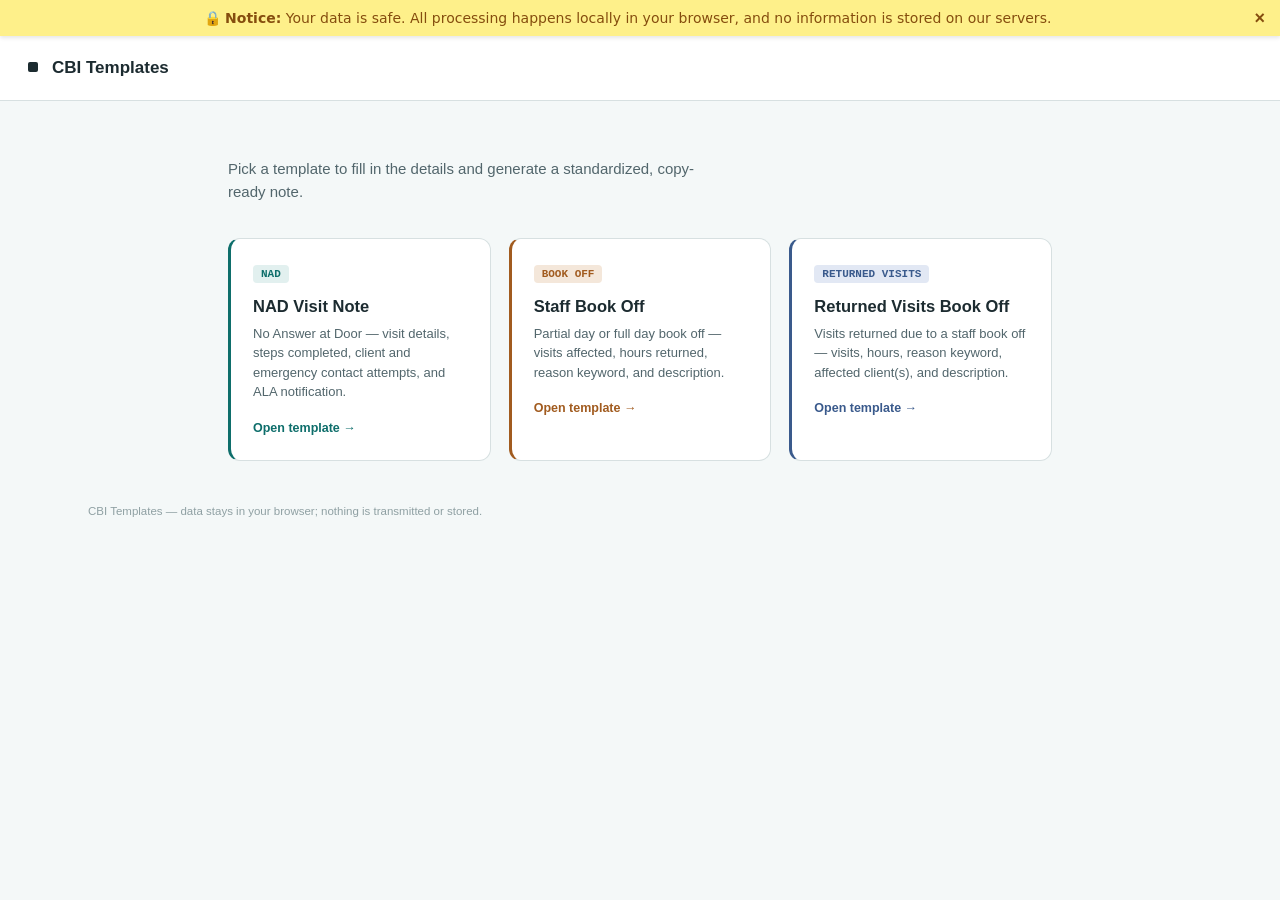
<file: index.html>
<!DOCTYPE html>
<html lang="en">
<head>
<meta charset="UTF-8">
<meta name="viewport" content="width=device-width, initial-scale=1.0">
<title>CBI Templates — Note Generators for CBI Operators</title>
<meta name="description" content="CBI Templates: pick a note template — NAD (No Answer at Door) or Staff Book Off — and generate a standardized, copy-ready note.">
<link rel="stylesheet" href="assets/css/global.css">
  <script src="assets/js/privacy-banner.js"></script>
</head>
<body>

<header class="app-header">
  <span class="mark" aria-hidden="true"></span>
  <h1>CBI Templates</h1>
</header>

<main class="index-layout">
  <p class="lede">Pick a template to fill in the details and generate a standardized, copy-ready note.</p>
  <div class="template-grid">
    <a class="template-card card-nad" href="NAD.html">
      <span class="eyebrow">NAD</span>
      <h2>NAD Visit Note</h2>
      <p>No Answer at Door — visit details, steps completed, client and emergency contact attempts, and ALA notification.</p>
      <span class="go">Open template &rarr;</span>
    </a>
    <a class="template-card card-bookoff" href="book-off-template.html">
      <span class="eyebrow">BOOK OFF</span>
      <h2>Staff Book Off</h2>
      <p>Partial day or full day book off — visits affected, hours returned, reason keyword, and description.</p>
      <span class="go">Open template &rarr;</span>
    </a>
    <a class="template-card card-returned" href="returned-visits-book-off.html">
      <span class="eyebrow">RETURNED VISITS</span>
      <h2>Returned Visits Book Off</h2>
      <p>Visits returned due to a staff book off — visits, hours, reason keyword, affected client(s), and description.</p>
      <span class="go">Open template &rarr;</span>
    </a>
  </div>
</main>

<footer>CBI Templates — data stays in your browser; nothing is transmitted or stored.</footer>
</body>
</html>
</file>
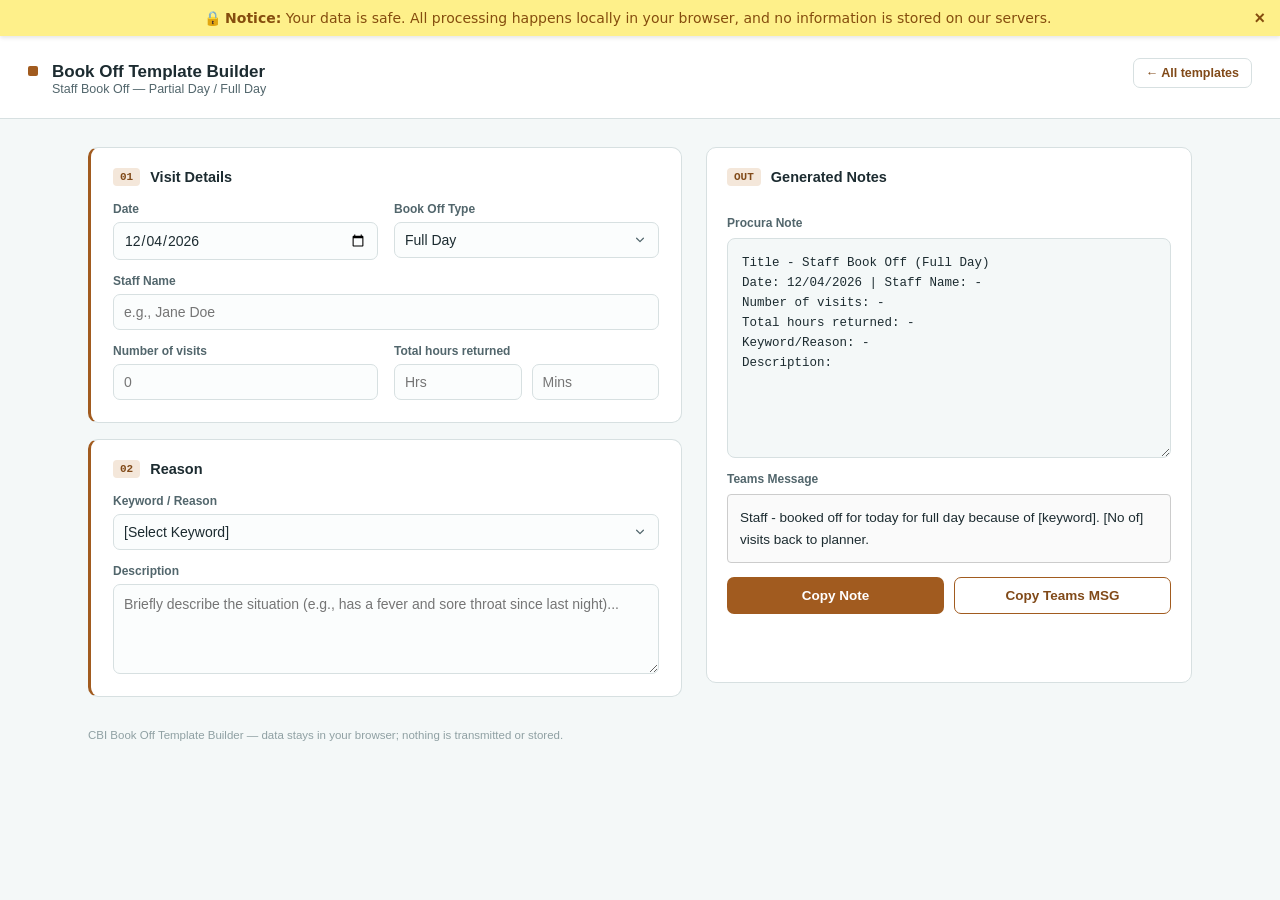
<file: book-off-template.html>
<!DOCTYPE html>
<html lang="en">
<head>
<meta charset="UTF-8">
<meta name="viewport" content="width=device-width, initial-scale=1.0">
<title>CBI Book Off Template Builder</title>
<link rel="stylesheet" href="assets/css/global.css">
<style>
  :root {
    --accent: var(--bookoff);
    --accent-dark: var(--bookoff-dark);
    --accent-soft: var(--bookoff-soft);
    --focus: var(--bookoff-focus);
  }
</style>
  <script src="assets/js/privacy-banner.js"></script>
</head>
<body>

<header class="app-header">
  <span class="mark" aria-hidden="true"></span>
  <div>
    <h1>Book Off Template Builder</h1>
    <div class="sub">Staff Book Off — Partial Day / Full Day</div>
  </div>
  <a class="back" href="index.html">&larr; All templates</a>
</header>

<main>
  <form id="bookOffForm" autocomplete="off">
    <!-- Step 01: Visit Details -->
    <section class="card">
      <div class="eyebrow">
        <span class="num">01</span>
        <h2>Visit Details</h2>
      </div>
      <div class="field-grid">
        <div class="field">
          <label for="visitDate">Date</label>
          <input type="date" id="visitDate">
        </div>
        <div class="field">
          <label for="bookOffType">Book Off Type</label>
          <select id="bookOffType">
            <option value="full day">Full Day</option>
            <option value="partial day">Partial Day</option>
          </select>
        </div>
        <div class="field full">
          <label for="staffName">Staff Name</label>
          <input type="text" id="staffName" placeholder="e.g., Jane Doe">
        </div>
        <div class="field">
          <label for="numVisits">Number of visits</label>
          <input type="number" id="numVisits" min="0" placeholder="0">
        </div>
        <div class="field">
          <label>Total hours returned</label>
          <div class="hours-row">
            <input type="number" id="hoursReturned" min="0" placeholder="Hrs">
            <input type="number" id="minutesReturned" min="0" max="59" placeholder="Mins">
          </div>
        </div>
      </div>
    </section>

    <!-- Step 02: Reason & Description -->
    <section class="card">
      <div class="eyebrow">
        <span class="num">02</span>
        <h2>Reason</h2>
      </div>
      <div class="field-grid">
        <div class="field full">
          <label for="keyword">Keyword / Reason</label>
          <select id="keyword">
            <option value="">[Select Keyword]</option>
            <option value="Illness – self">Illness – self</option>
            <option value="Illness – family">Illness – family</option>
            <option value="Automotive issue">Automotive issue</option>
            <option value="WCB/WSIB/Injury">WCB/WSIB/Injury</option>
            <option value="Modified duties">Modified duties</option>
            <option value="Childcare">Childcare</option>
            <option value="Scheduling error – availability">Scheduling error – availability</option>
            <option value="Scheduling error – distance">Scheduling error – distance</option>
            <option value="Scheduling error – overlapping">Scheduling error – overlapping</option>
            <option value="Education/Student">Education/Student</option>
            <option value="Notice not provided/client not accepted">Notice not provided/client not accepted</option>
            <option value="Bereavement">Bereavement</option>
            <option value="Personal/Family emergency">Personal/Family emergency</option>
            <option value="No show">No show</option>
            <option value="Appointment">Appointment</option>
            <option value="Insufficient hours">Insufficient hours</option>
            <option value="Unapproved removal">Unapproved removal</option>
            <option value="Client-Specific Removal – Environmental Concern">Client-Specific Removal – Environmental Concern</option>
          </select>
        </div>
        <div class="field full">
          <label for="description">Description</label>
          <textarea id="description" placeholder="Briefly describe the situation (e.g., has a fever and sore throat since last night)..."></textarea>
        </div>
      </div>
    </section>
  </form>

  <!-- Output Engine -->
  <div class="output-col">
    <div class="output-panel">
      <div class="eyebrow">
        <span class="num">OUT</span>
        <h2>Generated Notes</h2>
      </div>

      <div class="textarea-group">
        <label for="noteOutput">Procura Note</label>
        <textarea id="noteOutput" readonly></textarea>
      </div>

      <div class="textarea-group">
        <label for="teamsOutput">Teams Message</label>
        <div id="teamsOutput" class="teams-preview-box" contenteditable="true" style="border: 1px solid #ccc; padding: 12px; min-height: 60px; background: #fafafa; border-radius: 4px; line-height: 1.6;"></div>
      </div>

      <div class="btn-row">
        <button type="button" class="btn-primary" id="copyNoteBtn">Copy Note</button>
        <button type="button" class="btn-secondary" id="copyTeamsBtn">Copy Teams MSG</button>
      </div>
      <div id="copyFeedback" class="copy-feedback">Copied to clipboard!</div>
    </div>
  </div>
</main>

<footer>CBI Book Off Template Builder — data stays in your browser; nothing is transmitted or stored.</footer>
<script src="assets/js/utils.js"></script>
<script src="assets/js/templates.js"></script>
</body>
</html>
</file>
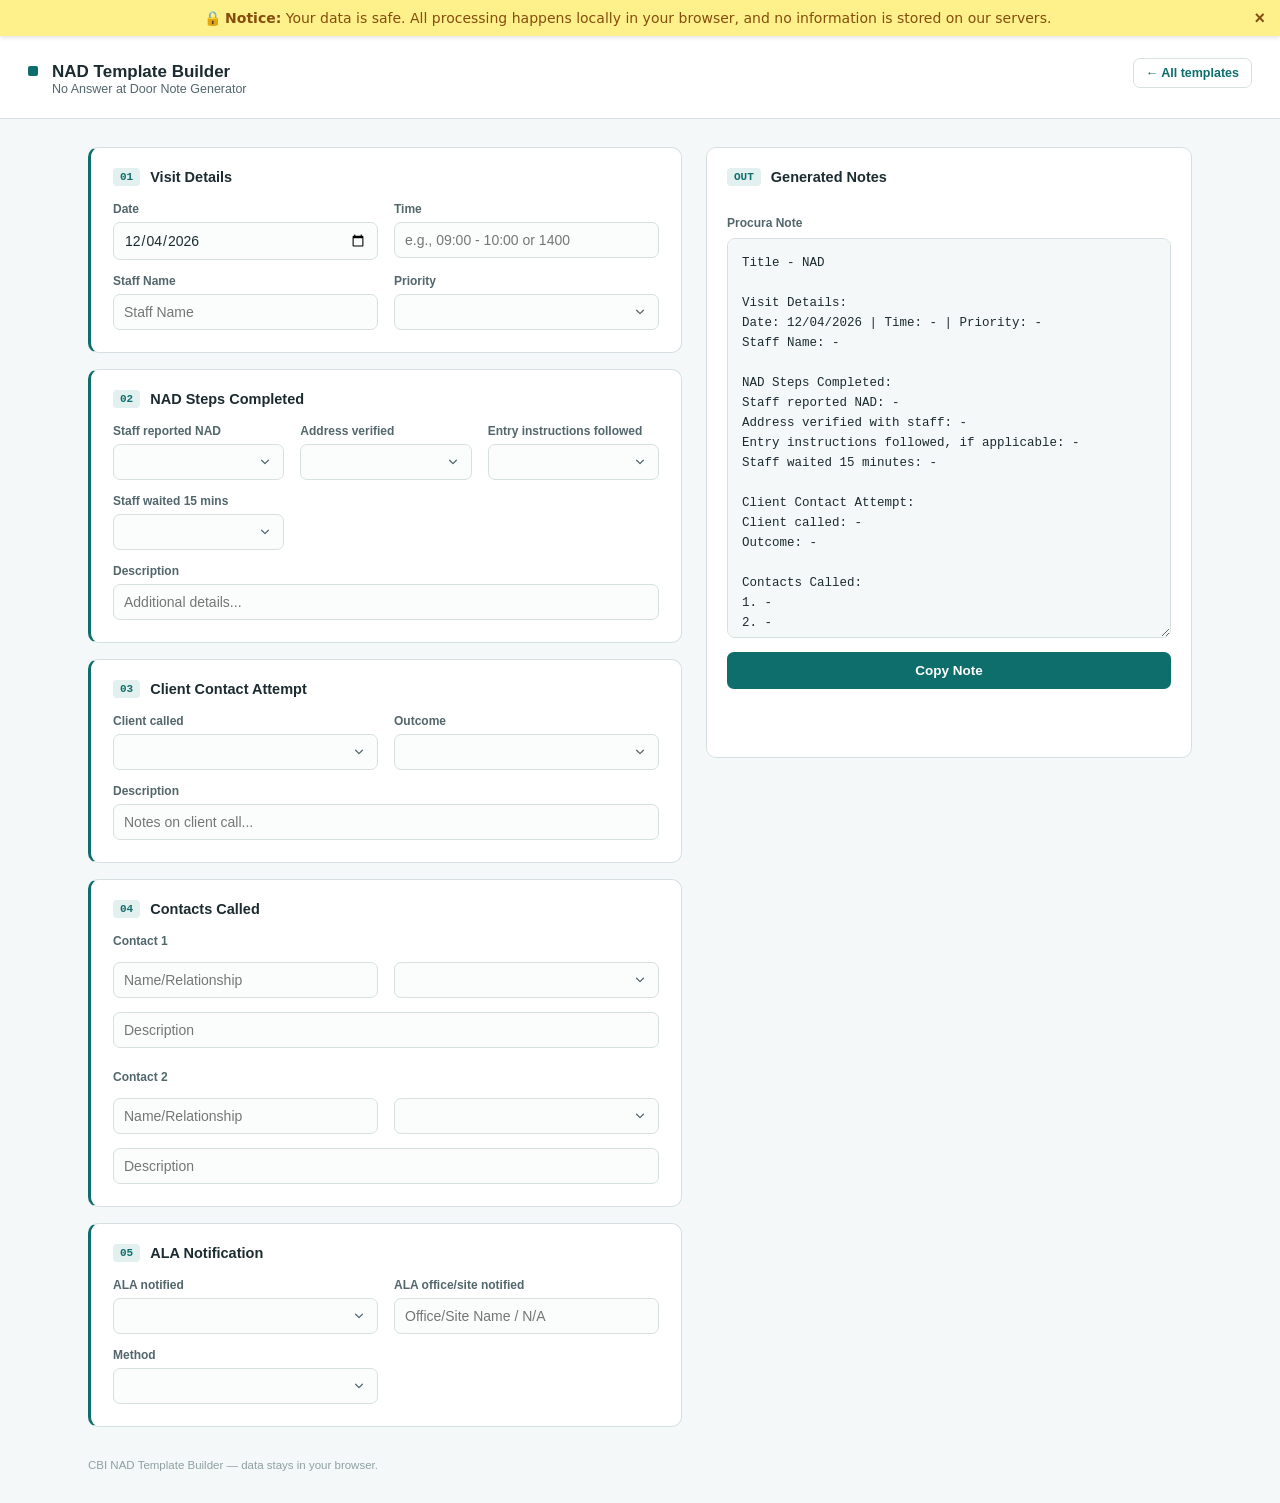
<file: NAD.html>
<!DOCTYPE html>
<html lang="en">
<head>
<meta charset="UTF-8">
<meta name="viewport" content="width=device-width, initial-scale=1.0">
<title>CBI NAD Template Builder</title>
<link rel="stylesheet" href="assets/css/global.css">
<style>
  :root {
    --accent: var(--nad);
    --accent-dark: var(--nad);
    --accent-soft: var(--nad-soft);
    --focus: var(--nad);
  }
</style>
  <script src="assets/js/privacy-banner.js"></script>
</head>
<body>

<header class="app-header">
  <span class="mark" aria-hidden="true"></span>
  <div>
    <h1>NAD Template Builder</h1>
    <div class="sub">No Answer at Door Note Generator</div>
  </div>
  <a class="back" href="index.html">&larr; All templates</a>
</header>

<main>
  <form id="nadForm" autocomplete="off">
    <!-- 01: Visit Details -->
    <section class="card">
      <div class="eyebrow"><span class="num">01</span><h2>Visit Details</h2></div>
      <div class="field-grid">
        <div class="field"><label for="visitDate">Date</label><input type="date" id="visitDate"></div>
        <div class="field">
          <label for="visitTime">Time</label>
          <input type="text" id="visitTime" placeholder="e.g., 09:00 - 10:00 or 1400">
        </div>
        <div class="field"><label for="staffName">Staff Name</label><input type="text" id="staffName" placeholder="Staff Name"></div>
        <div class="field">
          <label for="priority">Priority</label>
          <select id="priority">
            <option value=""></option>
            <option value="P1">P1</option>
            <option value="P2">P2</option>
            <option value="P3">P3</option>
            <option value="ESS">ESS</option>
            <option value="LPN">LPN</option>
          </select>
        </div>
      </div>
    </section>

    <!-- 02: NAD Steps -->
    <section class="card">
      <div class="eyebrow"><span class="num">02</span><h2>NAD Steps Completed</h2></div>
      <div class="field-grid dense">
        <div class="field">
          <label for="staffReported">Staff reported NAD</label>
          <select id="staffReported"><option value=""></option><option value="Yes">Yes</option><option value="No">No</option></select>
        </div>
        <div class="field">
          <label for="addressVerified">Address verified</label>
          <select id="addressVerified"><option value=""></option><option value="Yes">Yes</option><option value="No">No</option></select>
        </div>
        <div class="field">
          <label for="entryInstructions">Entry instructions followed</label>
          <select id="entryInstructions"><option value=""></option><option value="Yes">Yes</option><option value="No">No</option><option value="N/A">N/A</option></select>
        </div>
        <div class="field">
          <label for="waited15">Staff waited 15 mins</label>
          <select id="waited15"><option value=""></option><option value="Yes">Yes</option><option value="No">No</option><option value="Unable to confirm">Unable to confirm</option></select>
        </div>
        <div class="field full"><label for="nadDesc">Description</label><input type="text" id="nadDesc" placeholder="Additional details..."></div>
      </div>
    </section>

    <!-- 03: Client Contact -->
    <section class="card">
      <div class="eyebrow"><span class="num">03</span><h2>Client Contact Attempt</h2></div>
      <div class="field-grid">
        <div class="field">
          <label for="clientCalled">Client called</label>
          <select id="clientCalled"><option value=""></option><option value="Yes">Yes</option><option value="No">No</option></select>
        </div>
        <div class="field">
          <label for="clientOutcome">Outcome</label>
          <select id="clientOutcome">
            <option value=""></option>
            <option value="Answered">Answered</option>
            <option value="No answer">No answer</option>
            <option value="VM left">VM left</option>
            <option value="Unable to leave VM">Unable to leave VM</option>
          </select>
        </div>
        <div class="field full"><label for="clientDesc">Description</label><input type="text" id="clientDesc" placeholder="Notes on client call..."></div>
      </div>
    </section>

    <!-- 04: Contacts Called -->
    <section class="card">
      <div class="eyebrow"><span class="num">04</span><h2>Contacts Called</h2></div>
      <div class="field-grid">
        <div class="field full"><label>Contact 1</label></div>
        <div class="field"><input type="text" id="c1Name" placeholder="Name/Relationship"></div>
        <div class="field">
          <select id="c1Outcome">
            <option value=""></option>
            <option value="Answered">Answered</option>
            <option value="No answer">No answer</option>
            <option value="VM left">VM left</option>
            <option value="Unable to leave VM">Unable to leave VM</option>
          </select>
        </div>
        <div class="field full"><input type="text" id="c1Desc" placeholder="Description"></div>

        <div class="field full" style="margin-top: 8px;"><label>Contact 2</label></div>
        <div class="field"><input type="text" id="c2Name" placeholder="Name/Relationship"></div>
        <div class="field">
          <select id="c2Outcome">
            <option value=""></option>
            <option value="Answered">Answered</option>
            <option value="No answer">No answer</option>
            <option value="VM left">VM left</option>
            <option value="Unable to leave VM">Unable to leave VM</option>
          </select>
        </div>
        <div class="field full"><input type="text" id="c2Desc" placeholder="Description"></div>
      </div>
    </section>

    <!-- 05: ALA Notification -->
    <section class="card">
      <div class="eyebrow"><span class="num">05</span><h2>ALA Notification</h2></div>
      <div class="field-grid">
        <div class="field">
          <label for="alaNotified">ALA notified</label>
          <select id="alaNotified"><option value=""></option><option value="Yes">Yes</option><option value="No">No</option></select>
        </div>
        <div class="field">
          <label for="alaOffice">ALA office/site notified</label>
          <input type="text" id="alaOffice" placeholder="Office/Site Name / N/A">
        </div>
        <div class="field">
          <label for="alaMethod">Method</label>
          <select id="alaMethod">
            <option value=""></option>
            <option value="Call">Call</option>
            <option value="VM left">VM left</option>
            <option value="Fax">Fax</option>
            <option value="N/A">N/A</option>
          </select>
        </div>
      </div>
    </section>
  </form>

  <!-- Output Engine -->
  <div class="output-col">
    <div class="output-panel">
      <div class="eyebrow"><span class="num">OUT</span><h2>Generated Notes</h2></div>
      <div class="textarea-group">
        <label for="noteOutput">Procura Note</label>
        <textarea id="noteOutput" readonly style="min-height: 400px;"></textarea>
      </div>
      <div class="btn-row">
        <button type="button" class="btn-primary" id="copyNoteBtn">Copy Note</button>
      </div>
      <div id="copyFeedback" class="copy-feedback">Copied to clipboard!</div>
    </div>
  </div>
</main>
<footer>CBI NAD Template Builder — data stays in your browser.</footer>
<script src="assets/js/utils.js"></script>
<script src="assets/js/templates.js"></script>
</body>
</html>
</file>
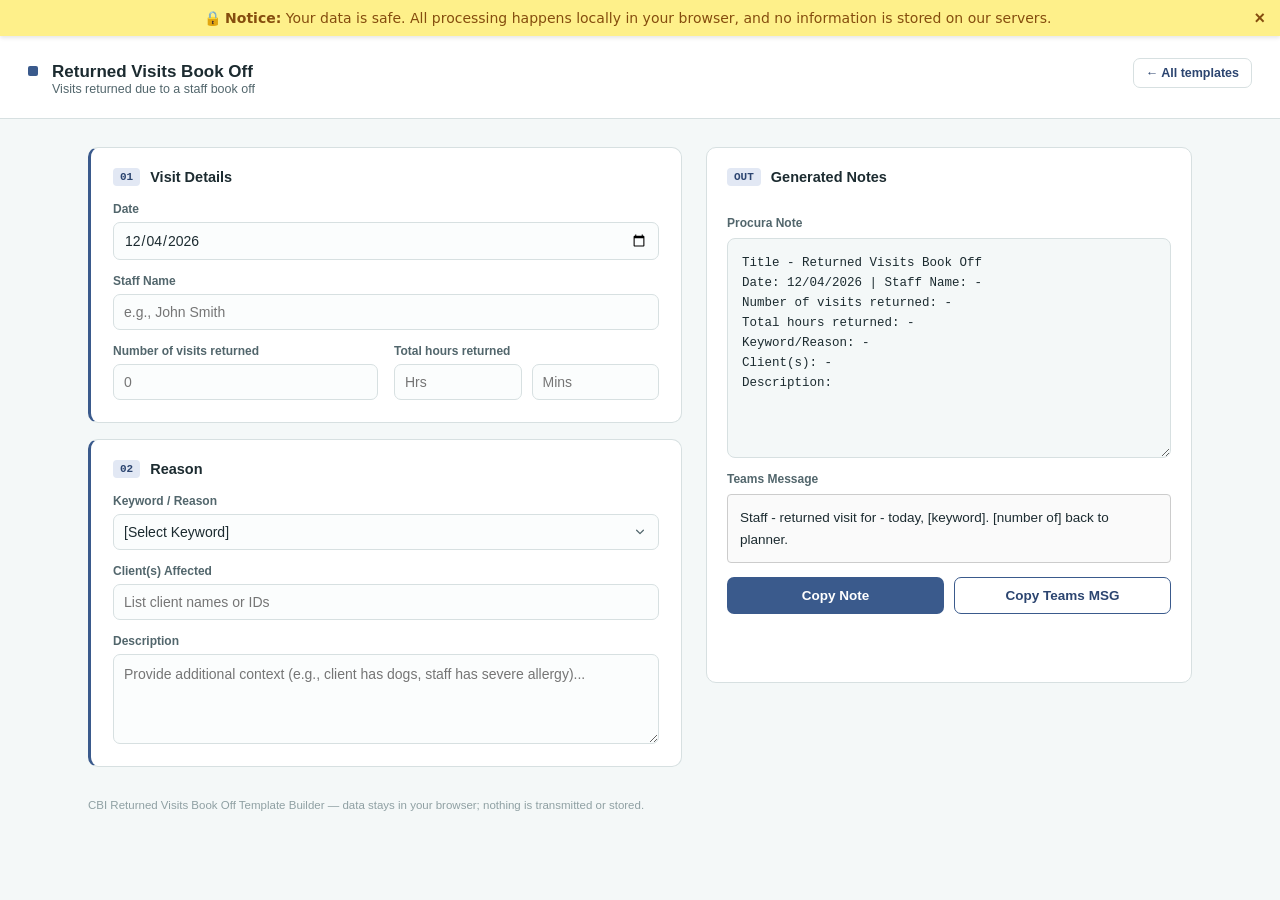
<file: returned-visits-book-off.html>
<!DOCTYPE html>
<html lang="en">
<head>
<meta charset="UTF-8">
<meta name="viewport" content="width=device-width, initial-scale=1.0">
<title>CBI Returned Visits Book Off Template</title>
<link rel="stylesheet" href="assets/css/global.css">
<style>
  :root {
    --accent: var(--returned);
    --accent-dark: var(--returned-dark);
    --accent-soft: var(--returned-soft);
    --focus: var(--returned-focus);
  }
</style>
  <script src="assets/js/privacy-banner.js"></script>
</head>
<body>

<header class="app-header">
  <span class="mark" aria-hidden="true"></span>
  <div>
    <h1>Returned Visits Book Off</h1>
    <div class="sub">Visits returned due to a staff book off</div>
  </div>
  <a class="back" href="index.html">&larr; All templates</a>
</header>

<main>
  <form id="returnedVisitsForm" autocomplete="off">
    <!-- Step 01: Visit Details -->
    <section class="card">
      <div class="eyebrow">
        <span class="num">01</span>
        <h2>Visit Details</h2>
      </div>
      <div class="field-grid">
        <div class="field full">
          <label for="visitDate">Date</label>
          <input type="date" id="visitDate">
        </div>
        <div class="field full">
          <label for="staffName">Staff Name</label>
          <input type="text" id="staffName" placeholder="e.g., John Smith">
        </div>
        <div class="field">
          <label for="numVisits">Number of visits returned</label>
          <input type="number" id="numVisits" min="0" placeholder="0">
        </div>
        <div class="field">
          <label>Total hours returned</label>
          <div class="hours-row">
            <input type="number" id="hoursReturned" min="0" placeholder="Hrs">
            <input type="number" id="minutesReturned" min="0" max="59" placeholder="Mins">
          </div>
        </div>
      </div>
    </section>

    <!-- Step 02: Reason & Description -->
    <section class="card">
      <div class="eyebrow">
        <span class="num">02</span>
        <h2>Reason</h2>
      </div>
      <div class="field-grid">
        <div class="field full">
          <label for="keyword">Keyword / Reason</label>
          <select id="keyword">
            <option value="">[Select Keyword]</option>
            <option value="Illness – self">Illness – self</option>
            <option value="Illness – family">Illness – family</option>
            <option value="Automotive issue">Automotive issue</option>
            <option value="WCB/WSIB/Injury">WCB/WSIB/Injury</option>
            <option value="Modified duties">Modified duties</option>
            <option value="Childcare">Childcare</option>
            <option value="Scheduling error – availability">Scheduling error – availability</option>
            <option value="Scheduling error – distance">Scheduling error – distance</option>
            <option value="Scheduling error – overlapping">Scheduling error – overlapping</option>
            <option value="Education/Student">Education/Student</option>
            <option value="Notice not provided/client not accepted">Notice not provided/client not accepted</option>
            <option value="Bereavement">Bereavement</option>
            <option value="Personal/Family emergency">Personal/Family emergency</option>
            <option value="No show">No show</option>
            <option value="Appointment">Appointment</option>
            <option value="Insufficient hours">Insufficient hours</option>
            <option value="Unapproved removal">Unapproved removal</option>
            <option value="Client-Specific Removal – Environmental Concern">Client-Specific Removal – Environmental Concern</option>
          </select>
        </div>
        <div class="field full">
          <label for="clients">Client(s) Affected</label>
          <input type="text" id="clients" placeholder="List client names or IDs">
        </div>
        <div class="field full">
          <label for="description">Description</label>
          <textarea id="description" placeholder="Provide additional context (e.g., client has dogs, staff has severe allergy)..."></textarea>
        </div>
      </div>
    </section>
  </form>

  <!-- Output Engine -->
  <div class="output-col">
    <div class="output-panel">
      <div class="eyebrow">
        <span class="num">OUT</span>
        <h2>Generated Notes</h2>
      </div>

      <div class="textarea-group">
        <label for="noteOutput">Procura Note</label>
        <textarea id="noteOutput" readonly></textarea>
      </div>

      <div class="textarea-group">
        <label for="teamsOutput">Teams Message</label>
        <div id="teamsOutput" class="teams-preview-box" contenteditable="true" style="border: 1px solid #ccc; padding: 12px; min-height: 60px; background: #fafafa; border-radius: 4px; line-height: 1.6;"></div>
      </div>

      <div class="btn-row">
        <button type="button" class="btn-primary" id="copyNoteBtn">Copy Note</button>
        <button type="button" class="btn-secondary" id="copyTeamsBtn">Copy Teams MSG</button>
      </div>
      <div id="copyFeedback" class="copy-feedback">Copied to clipboard!</div>
    </div>
  </div>
</main>

<footer>CBI Returned Visits Book Off Template Builder — data stays in your browser; nothing is transmitted or stored.</footer>
<script src="assets/js/utils.js"></script>
<script src="assets/js/templates.js"></script>
</body>
</html>
</file>
<file: assets/css/global.css>
:root {
  /* Core Colors */
  --ink: #1c2b30;
  --ink-soft: #52666c;
  --line: #d7e0e1;
  --paper: #f4f8f8;
  --card: #ffffff;

  /* Theme: NAD */
  --nad: #0e6e6b;
  --nad-soft: #e2f0ef;

  /* Theme: Book Off */
  --bookoff: #a15b1f;
  --bookoff-dark: #814a19;
  --bookoff-soft: #f4e7da;
  --bookoff-focus: #c07a34;

  /* Theme: Returned Visits */
  --returned: #3a5a8c;
  --returned-dark: #2c4570;
  --returned-soft: #e2e8f4;
  --returned-focus: #4d6ea3;

  /* Default Accents */
  --accent: var(--ink);
  --accent-dark: var(--ink-soft);
  --accent-soft: var(--line);
  --focus: var(--ink);

  /* Typography */
  --mono: "SFMono-Regular", Consolas, "Liberation Mono", Menlo, monospace;
  --sans: -apple-system, BlinkMacSystemFont, "Segoe UI", Roboto, "Helvetica Neue", Arial, sans-serif;
}

/* Base Resets */
* { box-sizing: border-box; }
html, body {
  margin: 0; padding: 0;
  background: var(--paper); color: var(--ink);
  font-family: var(--sans); -webkit-font-smoothing: antialiased;
  min-height: 100vh;
}

/* Header Layout */
header.app-header {
  background: var(--card); border-bottom: 1px solid var(--line);
  padding: 22px 28px; display: flex; align-items: baseline; gap: 14px;
  position: sticky; top: 0; z-index: 20;
}
header.app-header .mark {
  width: 10px; height: 10px; border-radius: 2px;
  background: var(--accent); flex-shrink: 0; transform: translateY(-1px);
}
header.app-header h1 { font-size: 17px; font-weight: 700; margin: 0; }
header.app-header .sub { font-size: 12.5px; color: var(--ink-soft); }
header.app-header a.back {
  margin-left: auto; font-size: 12.5px; font-weight: 600; color: var(--accent-dark);
  text-decoration: none; border: 1px solid var(--line);
  padding: 7px 12px; border-radius: 7px; white-space: nowrap;
}
header.app-header a.back:hover { background: var(--accent-soft); border-color: var(--accent); }

/* Main Structure & Forms */
main {
  max-width: 1160px; margin: 0 auto; padding: 28px;
  display: grid; grid-template-columns: minmax(0, 1.1fr) minmax(360px, 0.9fr);
  gap: 24px; align-items: start;
}
main.index-layout { max-width: 880px; display: block; padding: 56px 28px 40px; }
form { display: flex; flex-direction: column; gap: 16px; }
section.card {
  background: var(--card); border: 1px solid var(--line);
  border-radius: 10px; padding: 20px 22px 22px; border-left: 3px solid var(--accent);
}
.eyebrow { display: flex; align-items: center; gap: 10px; margin-bottom: 16px; }
.eyebrow .num {
  font-family: var(--mono); font-size: 11px; font-weight: 700;
  color: var(--accent-dark); background: var(--accent-soft);
  border-radius: 4px; padding: 3px 7px;
}
.eyebrow h2 { font-size: 14.5px; font-weight: 700; margin: 0; }

/* Inputs & Fields */
.field-grid { display: grid; grid-template-columns: repeat(auto-fit, minmax(190px, 1fr)); gap: 14px 16px; }
.field { display: flex; flex-direction: column; gap: 6px; min-width: 0; }
.field.full { grid-column: 1 / -1; }
.field label { font-size: 12px; font-weight: 600; color: var(--ink-soft); }
.field .hint { font-weight: 400; color: #8fa0a3; }
.hours-row { display: grid; grid-template-columns: 1fr 1fr; gap: 10px; }

input[type="text"], input[type="number"], input[type="date"], select, textarea {
  font-family: var(--sans); font-size: 14px; color: var(--ink);
  background: #fbfdfd; border: 1px solid var(--line);
  border-radius: 7px; padding: 9px 10px; width: 100%;
  transition: border-color 0.15s ease, box-shadow 0.15s ease, background 0.15s ease;
}
textarea { resize: vertical; min-height: 90px; line-height: 1.45; }
input:hover, select:hover, textarea:hover { border-color: #b6c3d6; }
input:focus, select:focus, textarea:focus {
  outline: none; border-color: var(--focus); background: #ffffff;
  box-shadow: 0 0 0 3px rgba(77, 110, 163, 0.16);
}
select {
  appearance: none; -webkit-appearance: none;
  background-image: url("data:image/svg+xml;utf8,<svg xmlns='http://www.w3.org/2000/svg' viewBox='0 0 20 20' fill='%2352666c'><path fill-rule='evenodd' d='M5.23 7.21a.75.75 0 011.06.02L10 10.94l3.71-3.71a.75.75 0 111.06 1.06l-4.24 4.25a.75.75 0 01-1.06 0L5.21 8.29a.75.75 0 01.02-1.08z' clip-rule='evenodd'/></svg>");
  background-repeat: no-repeat; background-position: right 10px center;
  background-size: 16px; padding-right: 30px; cursor: pointer;
}

/* Output & Buttons */
.output-col { position: sticky; top: 92px; display: flex; flex-direction: column; gap: 14px; }
.output-panel {
  background: var(--card); border: 1px solid var(--line);
  border-radius: 10px; padding: 20px 20px 18px; display: flex; flex-direction: column; gap: 14px;
}
.textarea-group { display: flex; flex-direction: column; gap: 8px; }
.textarea-group label { font-size: 12px; font-weight: 700; color: var(--ink-soft); }

#noteOutput {
  width: 100%; min-height: 220px; font-family: var(--mono); font-size: 12.5px;
  line-height: 1.6; color: var(--ink); background: var(--paper);
  border: 1px solid var(--line); border-radius: 8px; padding: 14px; white-space: pre-wrap;
}
#teamsOutput {
  width: 100%; min-height: 70px; font-family: var(--sans); font-size: 13.5px;
  line-height: 1.5; color: var(--ink); background: #eef2f9;
  border: 1px solid var(--line); border-radius: 8px; padding: 14px;
}

.btn-row { display: flex; gap: 10px; flex-wrap: wrap; }
button {
  font-family: var(--sans); font-size: 13.5px; font-weight: 600;
  border-radius: 7px; padding: 10px 16px; border: 1px solid transparent;
  cursor: pointer; transition: transform 0.08s ease, background 0.15s ease, border-color 0.15s ease;
  flex: 1; white-space: nowrap;
}
button:active { transform: translateY(1px); }
.btn-primary { background: var(--accent); color: #ffffff; }
.btn-primary:hover { background: var(--accent-dark); }
.btn-secondary { background: #ffffff; color: var(--accent-dark); border-color: var(--accent); }
.btn-secondary:hover { background: var(--accent-soft); }

.copy-feedback {
  font-size: 12.5px; font-weight: 600; color: var(--accent-dark);
  background: var(--accent-soft); border: 1px solid var(--accent);
  border-radius: 6px; padding: 8px 10px; text-align: center;
  opacity: 0; transform: translateY(-4px); transition: opacity 0.18s ease, transform 0.18s ease;
  pointer-events: none; margin-top: 4px;
}
.copy-feedback.show { opacity: 1; transform: translateY(0); }

/* Index Template Cards */
p.lede { font-size: 15px; color: var(--ink-soft); max-width: 56ch; margin: 0 0 34px; line-height: 1.55; }
.template-grid { display: grid; grid-template-columns: repeat(auto-fit, minmax(260px, 1fr)); gap: 18px; }
a.template-card {
  display: block; background: var(--card); border: 1px solid var(--line);
  border-radius: 12px; padding: 24px 22px; text-decoration: none;
  color: inherit; transition: transform 0.12s ease, box-shadow 0.12s ease;
}
a.template-card:hover { transform: translateY(-2px); box-shadow: 0 8px 24px rgba(28, 43, 48, 0.08); }
.template-card .eyebrow {
  font-family: var(--mono); font-size: 11px; font-weight: 700;
  border-radius: 4px; padding: 3px 8px; display: inline-block; margin-bottom: 14px;
}
a.card-nad { border-left: 3px solid var(--nad); }
a.card-nad .eyebrow { background: var(--nad-soft); color: var(--nad); }
a.card-nad .go { color: var(--nad); }

a.card-bookoff { border-left: 3px solid var(--bookoff); }
a.card-bookoff .eyebrow { background: var(--bookoff-soft); color: var(--bookoff); }
a.card-bookoff .go { color: var(--bookoff); }

a.card-returned { border-left: 3px solid var(--returned); }
a.card-returned .eyebrow { background: var(--returned-soft); color: var(--returned); }
a.card-returned .go { color: var(--returned); }

.template-card h2 { font-size: 16.5px; font-weight: 700; margin: 0 0 8px; }
.template-card p { font-size: 13px; color: var(--ink-soft); line-height: 1.5; margin: 0 0 16px; }
.template-card .go { font-size: 12.5px; font-weight: 600; }

/* Footer & Responsiveness */
footer { max-width: 1160px; margin: 0 auto; padding: 4px 28px 32px; font-size: 11.5px; color: #8fa0a3; }
@media (max-width: 920px) {
  main { grid-template-columns: 1fr; padding: 18px; gap: 18px; }
  .output-col { position: static; }
  header.app-header { padding: 16px 18px; flex-wrap: wrap; }
}
@media (max-width: 600px) { main.index-layout { padding: 36px 18px 30px; } }

/* Dense grid for compact dropdowns like Yes/No blocks */
.field-grid.dense { grid-template-columns: repeat(auto-fit, minmax(130px, 1fr)); }

/* OCR Paste Zone */
.paste-zone {
  border: 2px dashed var(--accent);
  border-radius: 8px;
  padding: 30px;
  text-align: center;
  background: var(--accent-soft);
  color: var(--accent-dark);
  font-weight: bold;
  margin-bottom: 20px;
  transition: all 0.2s ease;
  cursor: pointer;
}
.paste-zone.active {
  background: var(--accent);
  color: #fff;
}
.ocr-status {
  font-size: 0.9em;
  margin-top: 10px;
  color: #555;
}
</file>
